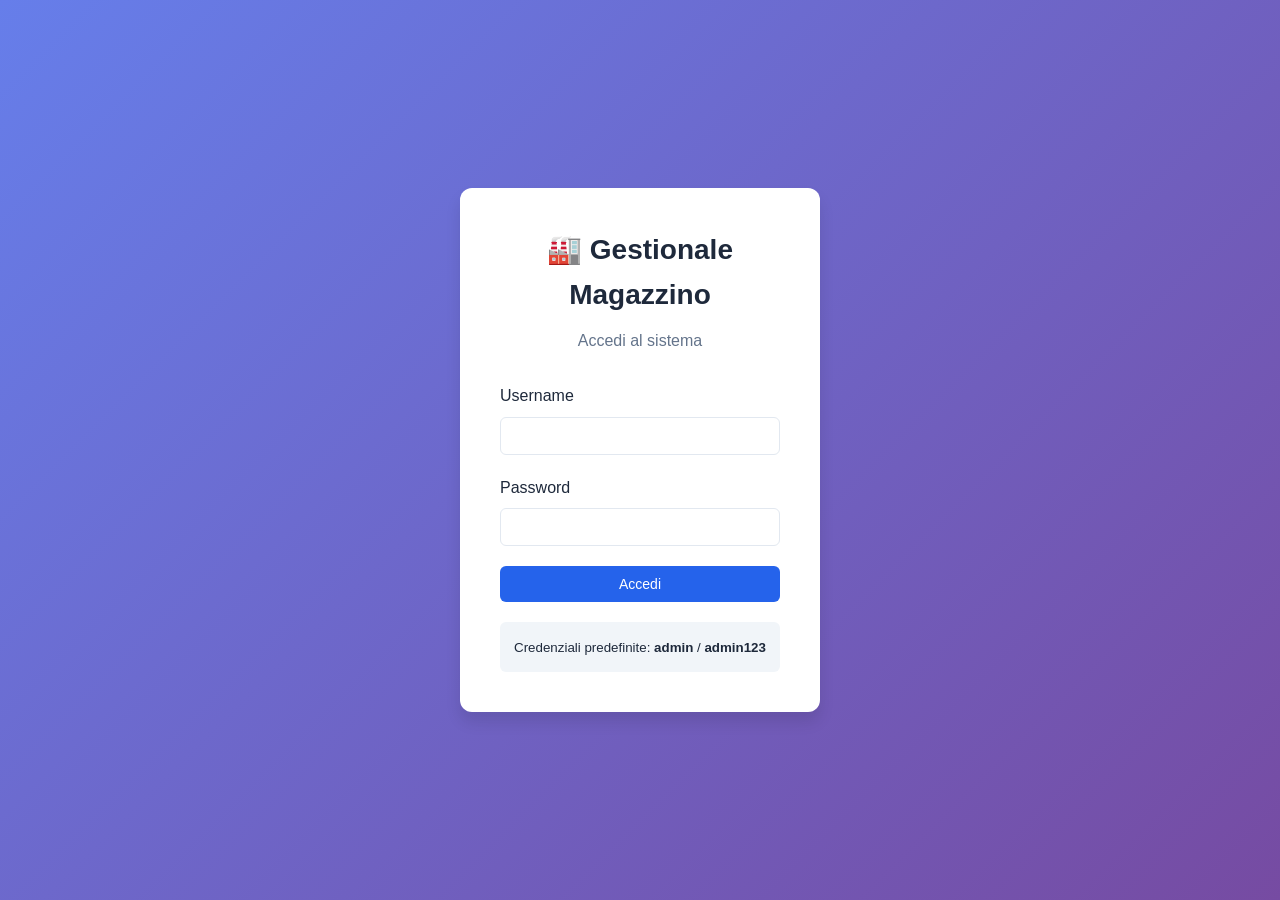
<file: index.html>
<!DOCTYPE html>
<html lang="it">
<head>
    <meta charset="UTF-8">
    <meta name="viewport" content="width=device-width, initial-scale=1.0">
    <title>Gestionale Magazzino - Login</title>
    <link rel="stylesheet" href="css/style.css">
</head>
<body class="login-page">
    <div class="login-container">
        <div class="login-box">
            <h1>🏭 Gestionale Magazzino</h1>
            <p class="subtitle">Accedi al sistema</p>
            
            <form id="loginForm">
                <div class="form-group">
                    <label for="username">Username</label>
                    <input type="text" id="username" name="username" required autocomplete="username">
                </div>
                
                <div class="form-group">
                    <label for="password">Password</label>
                    <input type="password" id="password" name="password" required autocomplete="current-password">
                </div>
                
                <div id="errorMessage" class="error-message" style="display: none;"></div>
                
                <button type="submit" class="btn btn-primary btn-block">Accedi</button>
            </form>
            
            <div class="login-info">
                <small>Credenziali predefinite: <strong>admin</strong> / <strong>admin123</strong></small>
            </div>
        </div>
    </div>
    
    <script src="js/auth.js"></script>
</body>
</html>
</file>
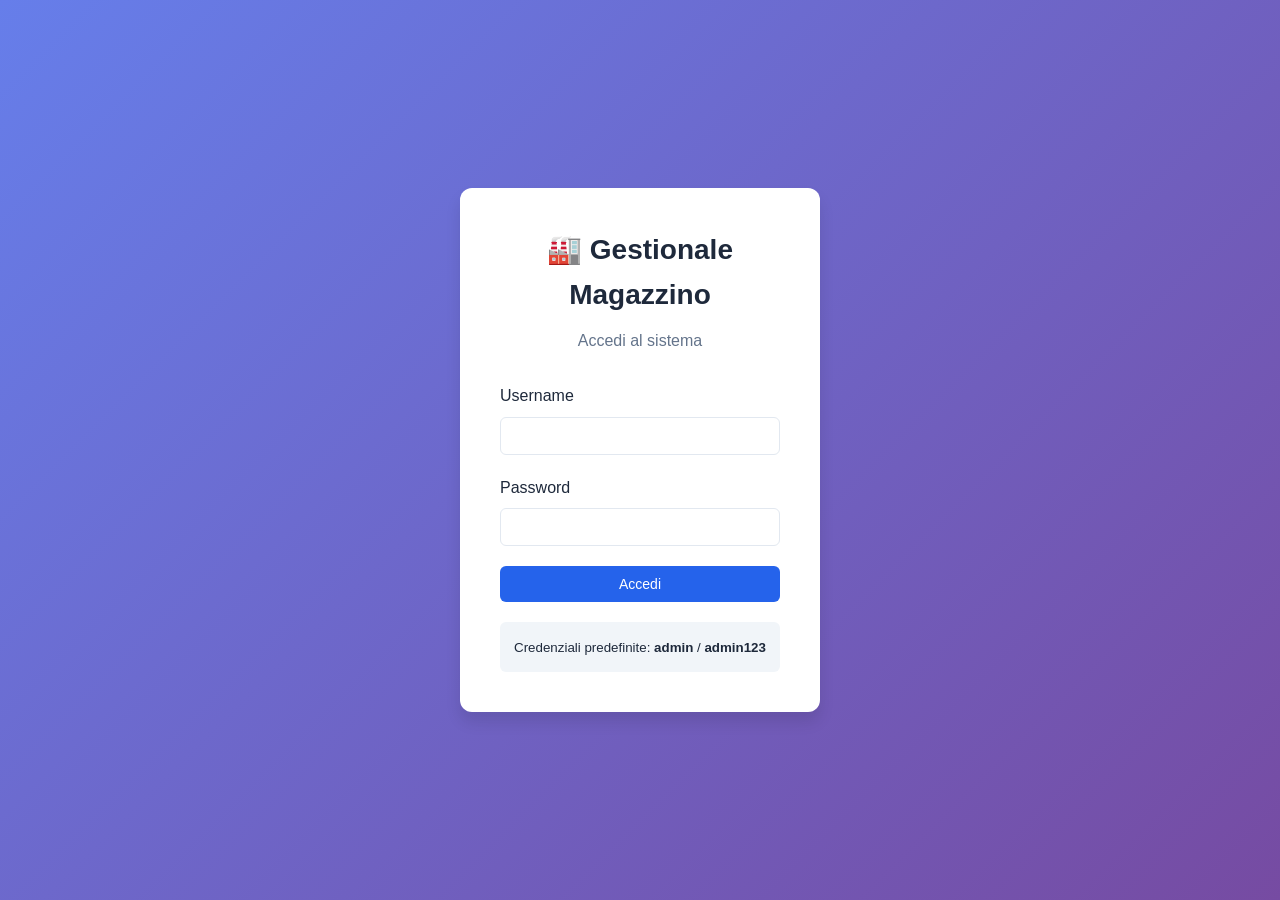
<file: api.html>
<!DOCTYPE html>
<html lang="it">
<head>
    <meta charset="UTF-8">
    <meta name="viewport" content="width=device-width, initial-scale=1.0">
    <title>API - Gestionale Magazzino</title>
    <link rel="stylesheet" href="css/style.css">
</head>
<body>
    <nav class="navbar">
        <div class="nav-brand">🏭 Gestionale Magazzino</div>
        <div class="nav-links">
            <a href="dashboard.html">Dashboard</a>
            <a href="materie-prime.html">Materie Prime</a>
            <a href="carico.html">Carico</a>
            <a href="scarico.html">Scarico</a>
            <a href="stock.html">Stock</a>
            <a href="api.html" class="active">API</a>
            <button id="logoutBtn" class="btn btn-sm btn-danger">Logout</button>
        </div>
    </nav>
    
    <div class="container">
        <h1>Documentazione API</h1>
        
        <div class="card" style="background: #fef3c7; border-left: 4px solid #f59e0b;">
            <h3 style="margin-bottom: 12px;">ℹ️ Informazioni Importanti</h3>
            <p style="margin-bottom: 8px;">Questa sezione documenta le API RESTful disponibili per l'integrazione con sistemi esterni.</p>
            <p style="margin-bottom: 8px;"><strong>Base URL:</strong> <code style="background: white; padding: 2px 8px; border-radius: 4px;">/tables/</code></p>
            <p style="margin-bottom: 0;"><strong>Formato:</strong> JSON</p>
        </div>
        
        <!-- Test API Section -->
        <div class="card">
            <h2>🧪 Test API</h2>
            <p style="margin-bottom: 20px;">Testa rapidamente le chiamate API dal browser:</p>
            
            <div style="display: grid; grid-template-columns: repeat(auto-fit, minmax(300px, 1fr)); gap: 16px;">
                <button class="btn btn-primary" onclick="testGetStock()">📊 GET Stock Disponibile</button>
                <button class="btn btn-primary" onclick="testGetMaterie()">📦 GET Materie Prime</button>
                <button class="btn btn-primary" onclick="testGetCarichi()">📈 GET Carichi</button>
                <button class="btn btn-primary" onclick="testGetScarichi()">📉 GET Scarichi</button>
            </div>
            
            <div id="testResult" style="margin-top: 20px; display: none;">
                <h3 style="margin-bottom: 12px;">Risultato:</h3>
                <pre id="testOutput" class="code-block" style="max-height: 400px; overflow-y: auto;"></pre>
            </div>
        </div>
        
        <!-- Stock API -->
        <div class="section">
            <h2>📊 API Stock</h2>
            
            <div class="api-endpoint">
                <h3><span class="api-method get">GET</span> Ottieni Stock Disponibile</h3>
                <div class="api-url">GET /tables/stock?page=1&limit=100</div>
                <p><strong>Descrizione:</strong> Restituisce l'elenco completo dello stock disponibile con quantità e prezzi medi.</p>
                <p><strong>Parametri Query:</strong></p>
                <ul>
                    <li><code>page</code> - Numero pagina (default: 1)</li>
                    <li><code>limit</code> - Elementi per pagina (default: 100)</li>
                    <li><code>search</code> - Cerca per codice materiale</li>
                </ul>
                <p><strong>Risposta:</strong></p>
                <pre class="code-block">{
  "data": [
    {
      "id": "uuid",
      "codice_materiale": "MP001",
      "quantita_disponibile": 50,
      "prezzo_medio": 12.50
    }
  ],
  "total": 10,
  "page": 1,
  "limit": 100
}</pre>
            </div>
            
            <div class="api-endpoint">
                <h3><span class="api-method get">GET</span> Ottieni Stock per Codice</h3>
                <div class="api-url">GET /tables/stock?search=MP001</div>
                <p><strong>Descrizione:</strong> Cerca lo stock di un materiale specifico per codice.</p>
                <p><strong>Uso:</strong> Per verificare disponibilità prima di uno scarico.</p>
            </div>
        </div>
        
        <!-- Scarichi API -->
        <div class="section">
            <h2>📤 API Scarichi</h2>
            
            <div class="api-endpoint">
                <h3><span class="api-method post">POST</span> Crea Nuovo Scarico</h3>
                <div class="api-url">POST /tables/scarichi_magazzino</div>
                <p><strong>Descrizione:</strong> Registra un nuovo scarico di materiale da magazzino.</p>
                <p><strong>Body (JSON):</strong></p>
                <pre class="code-block">{
  "numero_ordine": "ORD-2024-001",
  "codice_materiale": "MP001",
  "quantita": 10,
  "note": "Scarico per ordine cliente",
  "data_scarico": 1705234567890
}</pre>
                <p><strong>⚠️ IMPORTANTE:</strong> Prima di creare uno scarico:</p>
                <ol>
                    <li>Verifica lo stock disponibile con GET /tables/stock</li>
                    <li>Controlla che <code>quantita_disponibile >= quantita</code></li>
                    <li>Dopo lo scarico, aggiorna lo stock con PUT /tables/stock/{id}</li>
                </ol>
            </div>
            
            <div class="api-endpoint">
                <h3><span class="api-method get">GET</span> Ottieni Storico Scarichi</h3>
                <div class="api-url">GET /tables/scarichi_magazzino?page=1&limit=100</div>
                <p><strong>Descrizione:</strong> Restituisce lo storico di tutti gli scarichi.</p>
                <p><strong>Filtri disponibili:</strong></p>
                <ul>
                    <li><code>search</code> - Cerca per numero ordine o codice materiale</li>
                    <li><code>sort</code> - Ordina per campo (es. <code>-data_scarico</code> per più recenti)</li>
                </ul>
            </div>
        </div>
        
        <!-- Carichi API -->
        <div class="section">
            <h2>📥 API Carichi</h2>
            
            <div class="api-endpoint">
                <h3><span class="api-method post">POST</span> Crea Nuovo Carico</h3>
                <div class="api-url">POST /tables/carichi_magazzino</div>
                <p><strong>Descrizione:</strong> Registra un nuovo carico di materiale in magazzino.</p>
                <p><strong>Body (JSON):</strong></p>
                <pre class="code-block">{
  "codice_materiale": "MP001",
  "quantita": 100,
  "prezzo_totale": 1250.00,
  "iva_percentuale": 22,
  "prezzo_unitario": 12.50,
  "data_carico": 1705234567890
}</pre>
                <p><strong>⚠️ IMPORTANTE:</strong> Dopo un carico:</p>
                <ol>
                    <li>Calcola il prezzo medio ponderato</li>
                    <li>Aggiorna lo stock con la nuova quantità e prezzo medio</li>
                </ol>
            </div>
        </div>
        
        <!-- Materie Prime API -->
        <div class="section">
            <h2>📦 API Materie Prime</h2>
            
            <div class="api-endpoint">
                <h3><span class="api-method get">GET</span> Ottieni Materie Prime</h3>
                <div class="api-url">GET /tables/materie_prime</div>
                <p><strong>Descrizione:</strong> Restituisce l'elenco di tutte le materie prime catalogate.</p>
                <p><strong>Risposta:</strong></p>
                <pre class="code-block">{
  "data": [
    {
      "id": "uuid",
      "codice": "MP001",
      "colore": "Rosso",
      "dimensioni": "100x50x20cm",
      "foto_url": "https://..."
    }
  ]
}</pre>
            </div>
            
            <div class="api-endpoint">
                <h3><span class="api-method post">POST</span> Crea Nuova Materia Prima</h3>
                <div class="api-url">POST /tables/materie_prime</div>
                <p><strong>Body (JSON):</strong></p>
                <pre class="code-block">{
  "codice": "MP001",
  "colore": "Rosso",
  "dimensioni": "100x50x20cm",
  "foto_url": "https://esempio.com/foto.jpg"
}</pre>
            </div>
        </div>
        
        <!-- Esempio Integrazione -->
        <div class="section">
            <h2>💻 Esempio Integrazione JavaScript</h2>
            
            <div class="card">
                <h3>Scenario: Sistema esterno vuole scaricare materiali</h3>
                <pre class="code-block">// 1. Verifica stock disponibile
async function verificaStock(codice) {
  const response = await fetch(`/tables/stock?search=${codice}`);
  const data = await response.json();
  return data.data.find(s => s.codice_materiale === codice);
}

// 2. Scarica materiale se disponibile
async function scaricaMateriale(ordine, codice, quantita) {
  // Verifica stock
  const stock = await verificaStock(codice);
  
  if (!stock || stock.quantita_disponibile < quantita) {
    throw new Error('Stock insufficiente');
  }
  
  // Crea scarico
  const scarico = await fetch('/tables/scarichi_magazzino', {
    method: 'POST',
    headers: { 'Content-Type': 'application/json' },
    body: JSON.stringify({
      numero_ordine: ordine,
      codice_materiale: codice,
      quantita: quantita,
      data_scarico: Date.now()
    })
  });
  
  // Aggiorna stock
  const nuovaQuantita = stock.quantita_disponibile - quantita;
  await fetch(`/tables/stock/${stock.id}`, {
    method: 'PUT',
    headers: { 'Content-Type': 'application/json' },
    body: JSON.stringify({
      codice_materiale: stock.codice_materiale,
      quantita_disponibile: nuovaQuantita,
      prezzo_medio: stock.prezzo_medio
    })
  });
  
  return await scarico.json();
}

// 3. Utilizzo
try {
  const result = await scaricaMateriale('ORD-2024-001', 'MP001', 10);
  console.log('Scarico completato:', result);
} catch (error) {
  console.error('Errore:', error.message);
}</pre>
            </div>
        </div>
        
        <!-- Note Finali -->
        <div class="card" style="background: #e0f2fe; border-left: 4px solid #0284c7;">
            <h3 style="margin-bottom: 12px;">📋 Note per l'Integrazione</h3>
            <ul style="margin: 0; padding-left: 20px;">
                <li>Tutte le API restituiscono JSON</li>
                <li>Le date sono in formato timestamp (millisecondi)</li>
                <li>Gli ID sono UUID generati automaticamente</li>
                <li><strong>CORS:</strong> Le API sono accessibili dal browser (stessa origine)</li>
                <li><strong>Autenticazione:</strong> Non richiesta per le API interne (sistema trusted)</li>
                <li><strong>Gestione Stock:</strong> L'aggiornamento dello stock deve essere gestito dall'applicazione chiamante</li>
                <li><strong>Calcolo Prezzo Medio:</strong> Deve essere calcolato lato client usando la formula del prezzo medio ponderato</li>
            </ul>
        </div>
    </div>
    
    <script src="js/auth.js"></script>
    <script src="js/api.js"></script>
    <script src="js/api-docs.js"></script>
</body>
</html>
</file>
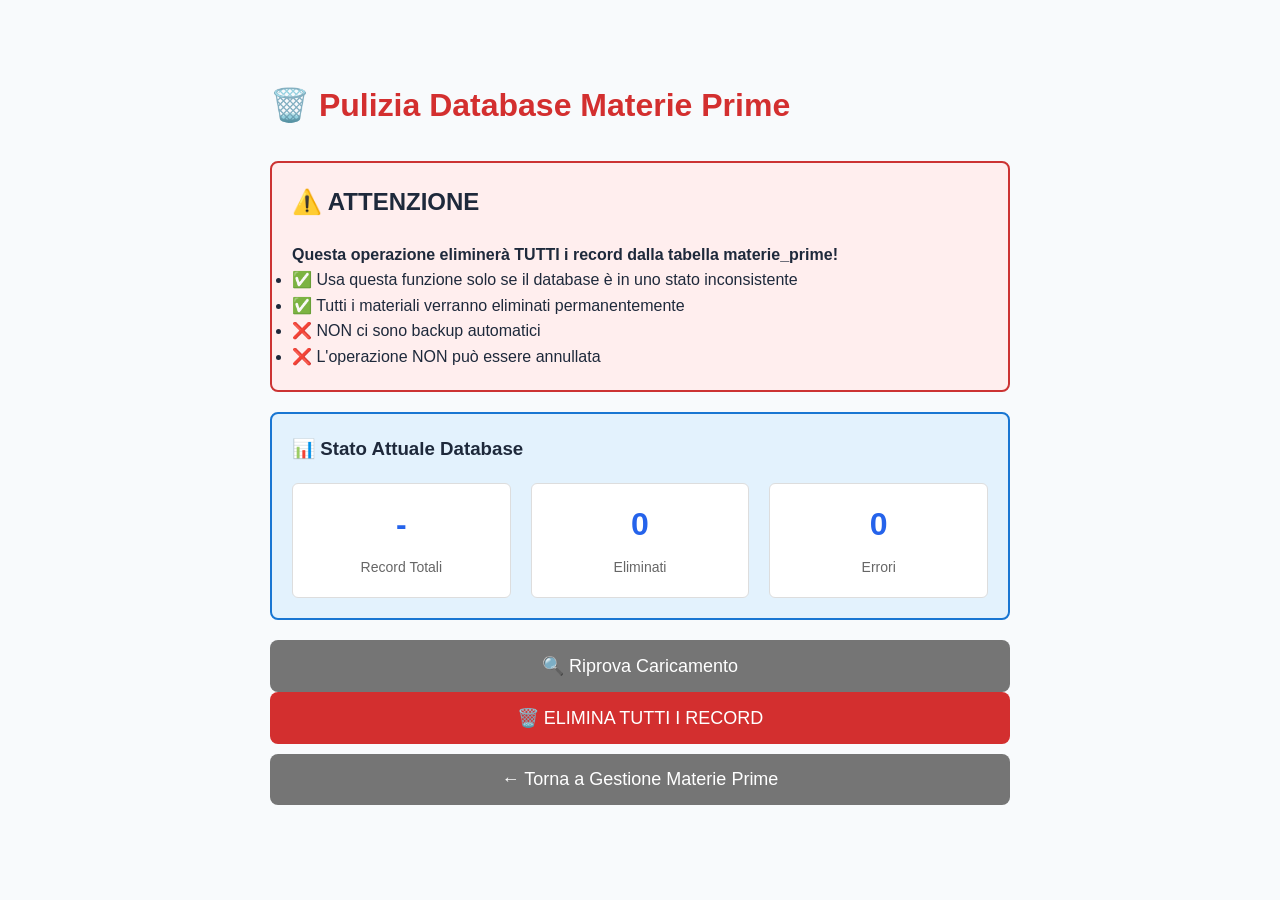
<file: cleanup-materie-prime.html>
<!DOCTYPE html>
<html lang="it">
<head>
    <meta charset="UTF-8">
    <meta name="viewport" content="width=device-width, initial-scale=1.0">
    <title>🗑️ Pulizia Database Materie Prime</title>
    <link rel="stylesheet" href="css/style.css">
    <style>
        .container {
            max-width: 800px;
            margin: 50px auto;
            padding: 30px;
        }
        .warning-box {
            background: #fee;
            border: 2px solid #c33;
            padding: 20px;
            border-radius: 8px;
            margin-bottom: 20px;
        }
        .info-box {
            background: #e3f2fd;
            border: 2px solid #1976d2;
            padding: 20px;
            border-radius: 8px;
            margin-bottom: 20px;
        }
        .result-box {
            background: #f5f5f5;
            border: 1px solid #ddd;
            padding: 15px;
            border-radius: 6px;
            margin-top: 20px;
            max-height: 400px;
            overflow-y: auto;
        }
        .btn-danger-big {
            background: #d32f2f;
            color: white;
            padding: 15px 30px;
            font-size: 18px;
            border: none;
            border-radius: 8px;
            cursor: pointer;
            width: 100%;
            margin-bottom: 10px;
        }
        .btn-danger-big:hover {
            background: #b71c1c;
        }
        .btn-secondary {
            background: #757575;
            color: white;
            padding: 15px 30px;
            font-size: 18px;
            border: none;
            border-radius: 8px;
            cursor: pointer;
            width: 100%;
        }
        .btn-secondary:hover {
            background: #616161;
        }
        .btn:disabled {
            opacity: 0.5;
            cursor: not-allowed;
        }
        .record-item {
            padding: 8px;
            border-bottom: 1px solid #ddd;
            font-family: monospace;
        }
        .record-item.deleted {
            color: #4caf50;
        }
        .record-item.error {
            color: #f44336;
        }
        .stats {
            display: flex;
            gap: 20px;
            margin-top: 20px;
        }
        .stat-box {
            flex: 1;
            background: white;
            padding: 15px;
            border-radius: 6px;
            text-align: center;
            border: 1px solid #ddd;
        }
        .stat-number {
            font-size: 32px;
            font-weight: bold;
            color: var(--primary-color);
        }
        .stat-label {
            font-size: 14px;
            color: #666;
            margin-top: 5px;
        }
    </style>
</head>
<body>
    <div class="container">
        <h1 style="color: #d32f2f;">🗑️ Pulizia Database Materie Prime</h1>
        
        <div class="warning-box">
            <h2 style="margin-top: 0;">⚠️ ATTENZIONE</h2>
            <p><strong>Questa operazione eliminerà TUTTI i record dalla tabella materie_prime!</strong></p>
            <ul>
                <li>✅ Usa questa funzione solo se il database è in uno stato inconsistente</li>
                <li>✅ Tutti i materiali verranno eliminati permanentemente</li>
                <li>❌ NON ci sono backup automatici</li>
                <li>❌ L'operazione NON può essere annullata</li>
            </ul>
        </div>

        <div class="info-box">
            <h3 style="margin-top: 0;">📊 Stato Attuale Database</h3>
            <div class="stats">
                <div class="stat-box">
                    <div class="stat-number" id="totalRecords">-</div>
                    <div class="stat-label">Record Totali</div>
                </div>
                <div class="stat-box">
                    <div class="stat-number" id="deletedCount">0</div>
                    <div class="stat-label">Eliminati</div>
                </div>
                <div class="stat-box">
                    <div class="stat-number" id="errorCount">0</div>
                    <div class="stat-label">Errori</div>
                </div>
            </div>
        </div>

        <button id="loadBtn" class="btn-secondary" onclick="loadRecords()">
            🔍 Carica Lista Record
        </button>

        <button id="deleteBtn" class="btn-danger-big" onclick="deleteAllRecords()" disabled>
            🗑️ ELIMINA TUTTI I RECORD
        </button>

        <button class="btn-secondary" onclick="window.location.href='materie-prime.html'">
            ← Torna a Gestione Materie Prime
        </button>

        <div id="result" class="result-box" style="display: none;">
            <h3>📋 Log Operazioni:</h3>
            <div id="logContent"></div>
        </div>
    </div>

    <script src="js/api.js"></script>
    <script>
        let allRecords = [];

        async function loadRecords() {
            const loadBtn = document.getElementById('loadBtn');
            const deleteBtn = document.getElementById('deleteBtn');
            const resultBox = document.getElementById('result');
            const logContent = document.getElementById('logContent');
            
            loadBtn.disabled = true;
            loadBtn.textContent = '⏳ Caricamento...';
            
            try {
                const response = await API.getMateriePrime(1, 1000);
                allRecords = response.data || [];
                
                document.getElementById('totalRecords').textContent = allRecords.length;
                
                resultBox.style.display = 'block';
                logContent.innerHTML = '<p>✅ Caricamento completato!</p>';
                
                if (allRecords.length === 0) {
                    logContent.innerHTML += '<p style="color: #4caf50;">✅ Il database è già vuoto! Nessun record da eliminare.</p>';
                    loadBtn.textContent = '✅ Database Vuoto';
                } else {
                    logContent.innerHTML += '<p><strong>Record trovati:</strong></p>';
                    allRecords.forEach(record => {
                        logContent.innerHTML += `<div class="record-item">ID: ${record.id} | Codice: ${record.codice} | ${record.part_number} | ${record.colore}</div>`;
                    });
                    
                    deleteBtn.disabled = false;
                    loadBtn.textContent = `✅ ${allRecords.length} Record Caricati`;
                }
                
            } catch (error) {
                console.error('Errore caricamento:', error);
                logContent.innerHTML = `<p style="color: #f44336;">❌ Errore durante il caricamento: ${error.message}</p>`;
                loadBtn.disabled = false;
                loadBtn.textContent = '🔍 Riprova Caricamento';
            }
        }

        async function deleteAllRecords() {
            if (allRecords.length === 0) {
                alert('Nessun record da eliminare!');
                return;
            }

            const confirmed = confirm(
                `⚠️ CONFERMA ELIMINAZIONE\n\n` +
                `Stai per eliminare ${allRecords.length} record dalla tabella materie_prime.\n\n` +
                `Questa operazione è IRREVERSIBILE!\n\n` +
                `Sei ASSOLUTAMENTE SICURO?`
            );

            if (!confirmed) {
                return;
            }

            const doubleConfirm = confirm(
                `⚠️ ULTIMA CONFERMA\n\n` +
                `Confermi di voler eliminare TUTTI i ${allRecords.length} materiali?\n\n` +
                `Clicca OK per procedere o Annulla per fermare.`
            );

            if (!doubleConfirm) {
                return;
            }

            const deleteBtn = document.getElementById('deleteBtn');
            const logContent = document.getElementById('logContent');
            
            deleteBtn.disabled = true;
            deleteBtn.textContent = '⏳ Eliminazione in corso...';
            
            logContent.innerHTML = '<p>🗑️ Inizio eliminazione...</p>';
            
            let deleted = 0;
            let errors = 0;

            for (const record of allRecords) {
                try {
                    await API.deleteMateriaPrima(record.id);
                    deleted++;
                    document.getElementById('deletedCount').textContent = deleted;
                    logContent.innerHTML += `<div class="record-item deleted">✅ Eliminato: ${record.codice} (${record.colore})</div>`;
                    
                    // Auto-scroll al fondo
                    logContent.scrollTop = logContent.scrollHeight;
                    
                } catch (error) {
                    errors++;
                    document.getElementById('errorCount').textContent = errors;
                    logContent.innerHTML += `<div class="record-item error">❌ Errore: ${record.codice} - ${error.message}</div>`;
                }
            }

            logContent.innerHTML += `<br><p style="font-size: 18px; font-weight: bold; color: #4caf50;">` +
                `✅ OPERAZIONE COMPLETATA!</p>` +
                `<p>Eliminati: ${deleted} | Errori: ${errors}</p>`;

            deleteBtn.textContent = '✅ Eliminazione Completata';
            
            alert(
                `✅ Eliminazione completata!\n\n` +
                `Eliminati: ${deleted}\n` +
                `Errori: ${errors}\n\n` +
                `Il database è ora vuoto.`
            );

            // Ricarica per verificare
            setTimeout(() => {
                loadRecords();
            }, 2000);
        }

        // Carica automaticamente all'apertura
        window.addEventListener('load', loadRecords);
    </script>
</body>
</html>
</file>
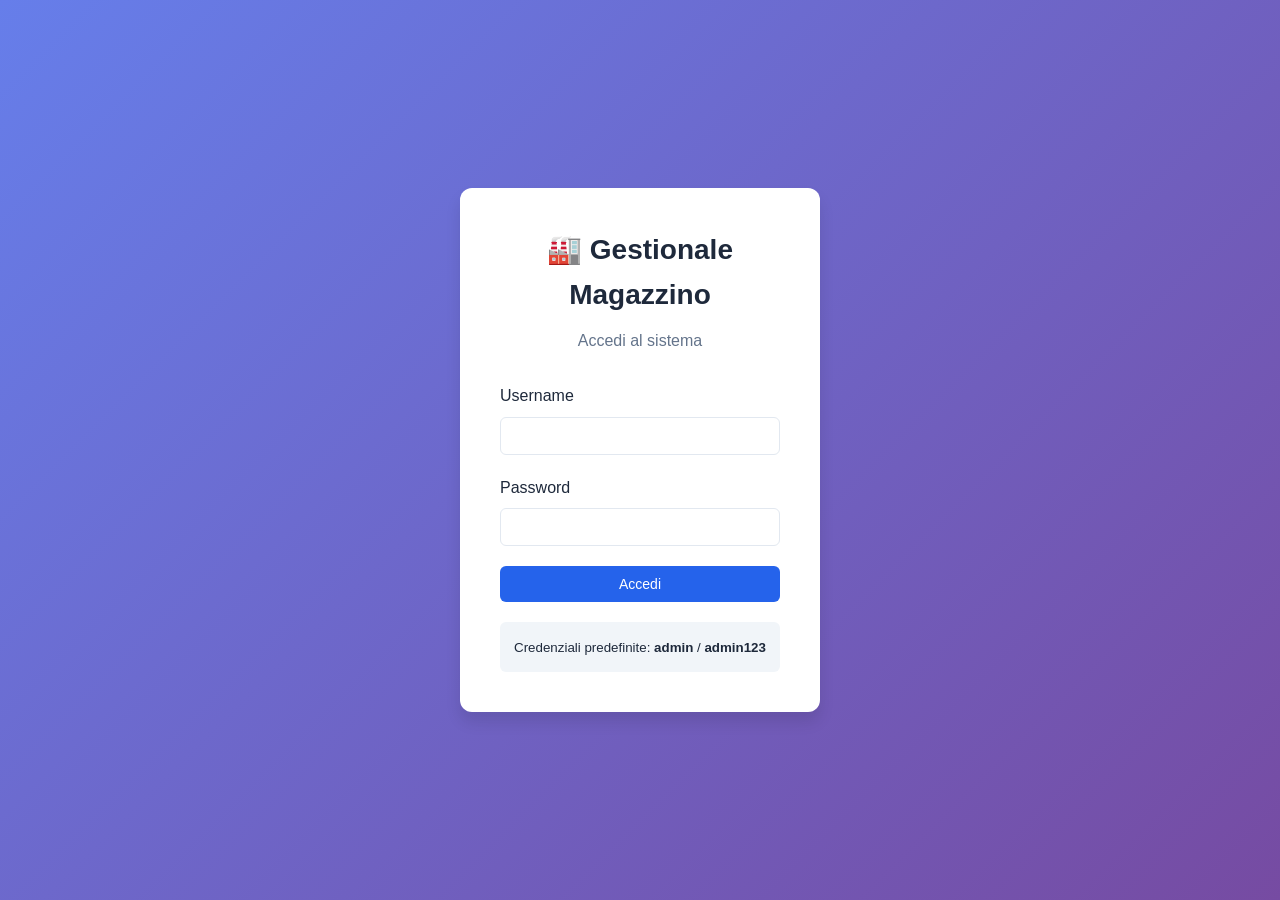
<file: scarico.html>
<!DOCTYPE html>
<html lang="it">
<head>
    <meta charset="UTF-8">
    <meta name="viewport" content="width=device-width, initial-scale=1.0">
    <title>Scarico Magazzino - Gestionale Magazzino</title>
    <link rel="stylesheet" href="css/style.css">
</head>
<body>
    <nav class="navbar">
        <div class="nav-brand">🏭 Gestionale Magazzino</div>
        <div class="nav-links">
            <a href="dashboard.html">Dashboard</a>
            <a href="materie-prime.html">Materie Prime</a>
            <a href="carico.html">Carico</a>
            <a href="scarico.html" class="active">Scarico</a>
            <a href="stock.html">Stock</a>
            <a href="api.html">API</a>
            <button id="logoutBtn" class="btn btn-sm btn-danger">Logout</button>
        </div>
    </nav>
    
    <div class="container">
        <h1>Scarico Magazzino</h1>
        
        <div style="display: grid; grid-template-columns: 1fr 2fr; gap: 24px;">
            <!-- Form Nuovo Scarico -->
            <div class="card">
                <h2>Nuovo Scarico</h2>
                
                <div id="message" style="display: none;"></div>
                
                <form id="scaricoForm">
                    <div class="form-group">
                        <label for="numeroOrdine">Numero Ordine *</label>
                        <input type="text" id="numeroOrdine" required placeholder="es. ORD-2024-001">
                    </div>
                    
                    <div class="form-group">
                        <label for="codiceMateriale">Codice Materiale *</label>
                        <select id="codiceMateriale" required>
                            <option value="">Seleziona...</option>
                        </select>
                    </div>
                    
                    <div id="stockInfo" style="display: none; padding: 12px; background: #f1f5f9; border-radius: 6px; margin-bottom: 16px;">
                        <div style="display: flex; gap: 12px; align-items: center;">
                            <img id="stockInfoFoto" class="image-preview" alt="Foto materiale" style="display: none;">
                            <div style="flex: 1;">
                                <div><strong>Colore:</strong> <span id="stockInfoColore"></span></div>
                                <div><strong>Part Number:</strong> <span id="stockInfoPartNumber"></span></div>
                                <div style="margin-top: 8px; padding-top: 8px; border-top: 1px solid var(--border-color);">
                                    <strong>Disponibili:</strong> 
                                    <span id="stockInfoQty" style="font-size: 18px; color: var(--primary-color);">0</span> pz
                                </div>
                            </div>
                        </div>
                    </div>
                    
                    <div class="form-group">
                        <label for="quantita">Quantità da Scaricare *</label>
                        <input type="number" id="quantita" required min="1" step="1" placeholder="es. 10">
                        <small id="qtyWarning" style="color: var(--danger-color); display: none;">Attenzione: quantità superiore allo stock!</small>
                    </div>
                    
                    <div class="form-group">
                        <label for="note">Note</label>
                        <textarea id="note" rows="3" placeholder="Note aggiuntive..."></textarea>
                    </div>
                    
                    <button type="submit" class="btn btn-danger btn-block">📤 Scarica da Magazzino</button>
                </form>
                
                <div style="margin-top: 24px; padding-top: 24px; border-top: 1px solid var(--border-color);">
                    <h3 style="margin-bottom: 16px; font-size: 16px;">Scarico Multiplo</h3>
                    <button id="scaricoMultiploBtn" class="btn btn-secondary btn-block">📋 Distinta Multipla</button>
                </div>
            </div>
            
            <!-- Storico Scarichi -->
            <div>
                <div style="display: flex; justify-content: space-between; align-items: center; margin-bottom: 16px;">
                    <h2>Storico Scarichi</h2>
                    <button id="exportBtn" class="btn btn-secondary">📥 Esporta CSV</button>
                </div>
                
                <div class="filters">
                    <div class="filters-row">
                        <div class="form-group">
                            <label for="filterOrdine">Filtra per Ordine</label>
                            <input type="text" id="filterOrdine" placeholder="es. ORD-2024-001">
                        </div>
                        <div class="form-group">
                            <label for="filterCodice">Filtra per Codice</label>
                            <select id="filterCodice">
                                <option value="">Tutti</option>
                            </select>
                        </div>
                        <div class="form-group">
                            <label for="filterData">Filtra per Data</label>
                            <input type="date" id="filterData">
                        </div>
                        <div class="form-group">
                            <button id="filterBtn" class="btn btn-primary">🔍 Filtra</button>
                            <button id="resetBtn" class="btn btn-secondary">🔄 Reset</button>
                        </div>
                    </div>
                </div>
                
                <div id="scarichiTable" class="table-container">
                    <p class="empty-state">Caricamento...</p>
                </div>
            </div>
        </div>
    </div>
    
    <!-- Modal Scarico Multiplo -->
    <div id="scaricoMultiploModal" class="modal">
        <div class="modal-content" style="max-width: 800px;">
            <div class="modal-header">
                <h2>Scarico Multiplo - Distinta Parti</h2>
                <button class="modal-close" onclick="closeMultiploModal()">&times;</button>
            </div>
            
            <form id="scaricoMultiploForm">
                <div class="form-group">
                    <label for="numeroOrdineMultiplo">Numero Ordine *</label>
                    <input type="text" id="numeroOrdineMultiplo" required placeholder="es. ORD-2024-001">
                </div>
                
                <h3 style="margin: 24px 0 16px;">Distinta Parti</h3>
                
                <div id="distinteContainer">
                    <div class="distinta-row" style="display: grid; grid-template-columns: 2fr 1fr auto; gap: 12px; margin-bottom: 12px;">
                        <div class="form-group" style="margin: 0;">
                            <select class="materiale-select" required>
                                <option value="">Seleziona materiale...</option>
                            </select>
                        </div>
                        <div class="form-group" style="margin: 0;">
                            <input type="number" class="quantita-input" required min="1" placeholder="Quantità">
                        </div>
                        <button type="button" class="btn btn-sm btn-danger" onclick="removeDistintaRow(this)" style="visibility: hidden;">🗑️</button>
                    </div>
                </div>
                
                <button type="button" id="addDistintaBtn" class="btn btn-secondary" style="margin-top: 12px;">➕ Aggiungi Materiale</button>
                
                <div id="multiploMessage" style="display: none; margin-top: 16px;"></div>
                
                <div class="modal-footer">
                    <button type="button" class="btn btn-secondary" onclick="closeMultiploModal()">Annulla</button>
                    <button type="submit" class="btn btn-danger">📤 Scarica Tutti</button>
                </div>
            </form>
        </div>
    </div>
    
    <script src="js/auth.js"></script>
    <script src="js/api.js"></script>
    <script src="js/scarico.js"></script>
</body>
</html>
</file>
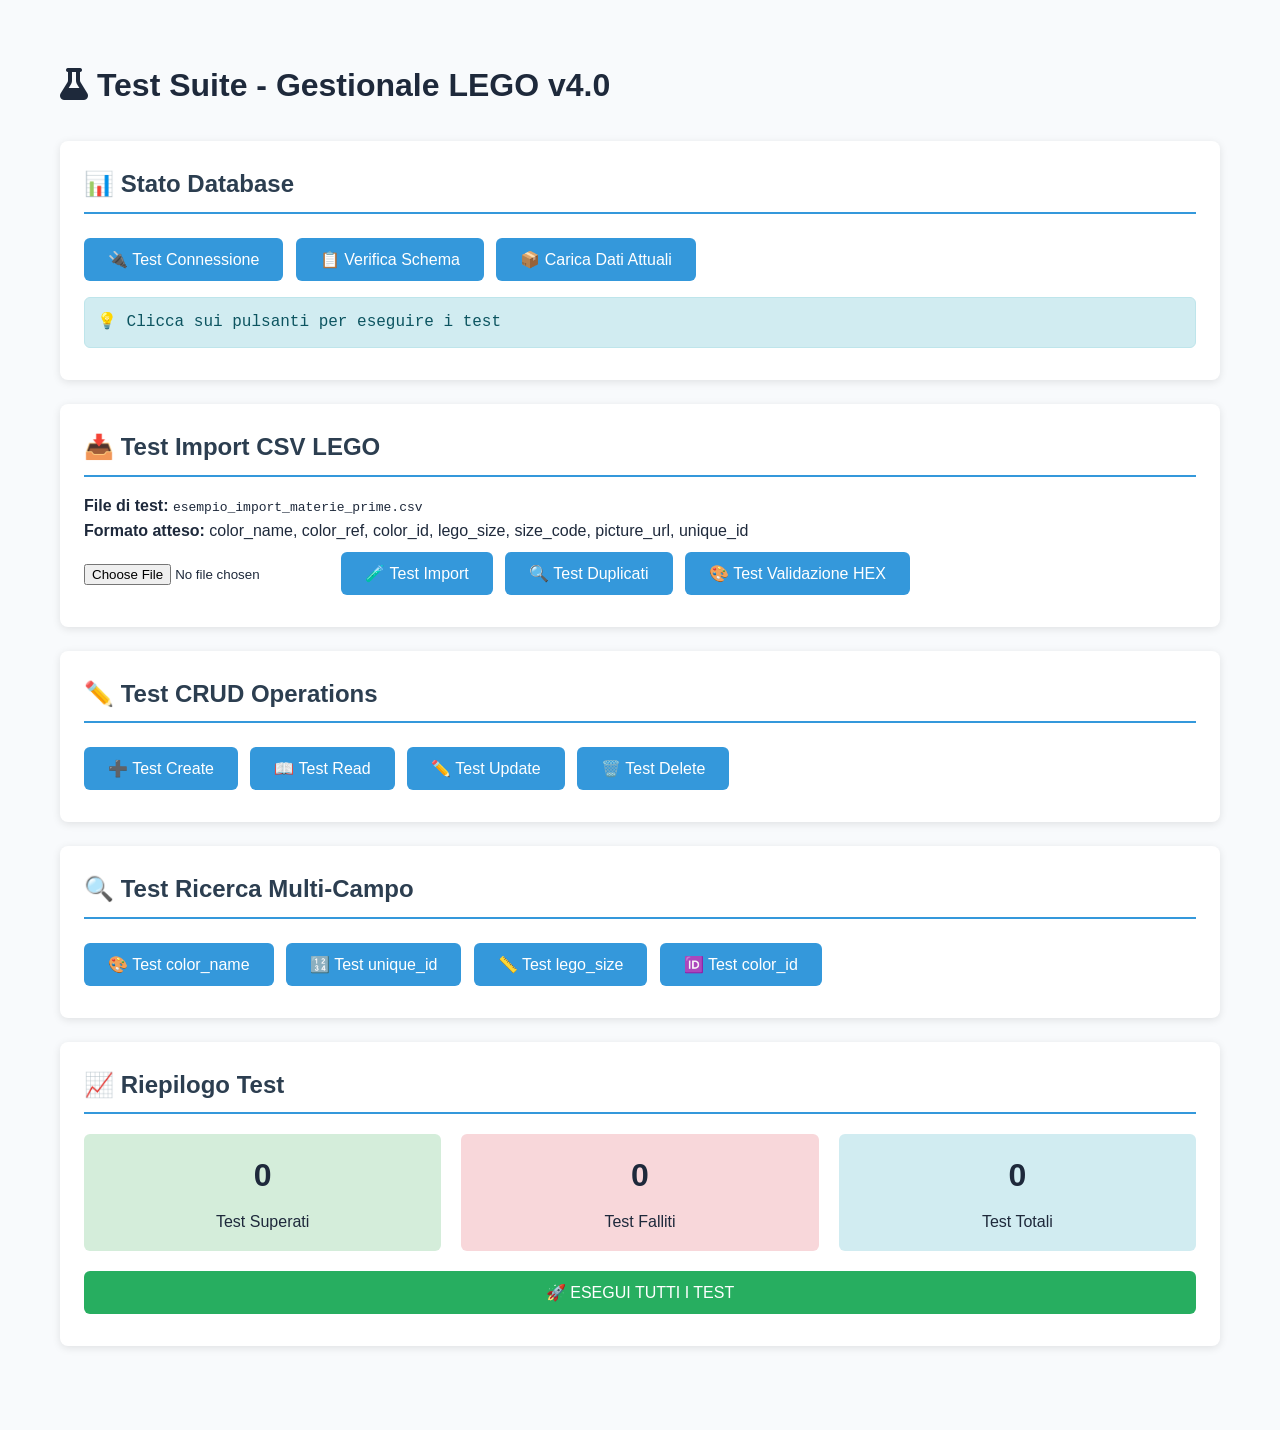
<file: test-gestionale-lego.html>
<!DOCTYPE html>
<html lang="it">
<head>
    <meta charset="UTF-8">
    <meta name="viewport" content="width=device-width, initial-scale=1.0">
    <title>Test Gestionale LEGO - Materie Prime</title>
    <link rel="stylesheet" href="css/style.css">
    <link rel="stylesheet" href="https://cdnjs.cloudflare.com/ajax/libs/font-awesome/6.4.0/css/all.min.css">
    <style>
        .test-container {
            max-width: 1200px;
            margin: 40px auto;
            padding: 20px;
        }
        .test-section {
            background: white;
            border-radius: 8px;
            padding: 24px;
            margin-bottom: 24px;
            box-shadow: 0 2px 8px rgba(0,0,0,0.1);
        }
        .test-section h2 {
            color: #2c3e50;
            margin-bottom: 16px;
            border-bottom: 2px solid #3498db;
            padding-bottom: 8px;
        }
        .test-result {
            padding: 12px;
            border-radius: 6px;
            margin: 8px 0;
            font-family: 'Courier New', monospace;
        }
        .test-result.success {
            background: #d4edda;
            border: 1px solid #c3e6cb;
            color: #155724;
        }
        .test-result.error {
            background: #f8d7da;
            border: 1px solid #f5c6cb;
            color: #721c24;
        }
        .test-result.info {
            background: #d1ecf1;
            border: 1px solid #bee5eb;
            color: #0c5460;
        }
        .btn-test {
            background: #3498db;
            color: white;
            padding: 12px 24px;
            border: none;
            border-radius: 6px;
            cursor: pointer;
            font-size: 16px;
            margin: 8px 8px 8px 0;
        }
        .btn-test:hover {
            background: #2980b9;
        }
        .test-stats {
            display: flex;
            gap: 20px;
            margin-top: 20px;
        }
        .stat-box {
            flex: 1;
            padding: 16px;
            border-radius: 6px;
            text-align: center;
        }
        .stat-box.pass {
            background: #d4edda;
        }
        .stat-box.fail {
            background: #f8d7da;
        }
        .stat-box.total {
            background: #d1ecf1;
        }
        .stat-number {
            font-size: 32px;
            font-weight: bold;
            margin-bottom: 8px;
        }
        .color-preview {
            display: inline-block;
            width: 24px;
            height: 24px;
            border: 1px solid #ddd;
            border-radius: 4px;
            vertical-align: middle;
            margin-right: 8px;
        }
    </style>
</head>
<body>
    <div class="test-container">
        <h1><i class="fas fa-flask"></i> Test Suite - Gestionale LEGO v4.0</h1>
        
        <!-- Database Status -->
        <div class="test-section">
            <h2>📊 Stato Database</h2>
            <button class="btn-test" onclick="testDatabaseConnection()">🔌 Test Connessione</button>
            <button class="btn-test" onclick="testDatabaseSchema()">📋 Verifica Schema</button>
            <button class="btn-test" onclick="loadCurrentData()">📦 Carica Dati Attuali</button>
            <div id="dbResults"></div>
        </div>

        <!-- CSV Import Test -->
        <div class="test-section">
            <h2>📥 Test Import CSV LEGO</h2>
            <p><strong>File di test:</strong> <code>esempio_import_materie_prime.csv</code></p>
            <p><strong>Formato atteso:</strong> color_name, color_ref, color_id, lego_size, size_code, picture_url, unique_id</p>
            <input type="file" id="testCsvFile" accept=".csv,.xlsx,.xls">
            <button class="btn-test" onclick="testCsvImport()">🧪 Test Import</button>
            <button class="btn-test" onclick="testDuplicateDetection()">🔍 Test Duplicati</button>
            <button class="btn-test" onclick="testHexValidation()">🎨 Test Validazione HEX</button>
            <div id="importResults"></div>
        </div>

        <!-- CRUD Test -->
        <div class="test-section">
            <h2>✏️ Test CRUD Operations</h2>
            <button class="btn-test" onclick="testCreate()">➕ Test Create</button>
            <button class="btn-test" onclick="testRead()">📖 Test Read</button>
            <button class="btn-test" onclick="testUpdate()">✏️ Test Update</button>
            <button class="btn-test" onclick="testDelete()">🗑️ Test Delete</button>
            <div id="crudResults"></div>
        </div>

        <!-- Search Test -->
        <div class="test-section">
            <h2>🔍 Test Ricerca Multi-Campo</h2>
            <button class="btn-test" onclick="testSearchColorName()">🎨 Test color_name</button>
            <button class="btn-test" onclick="testSearchUniqueId()">🔢 Test unique_id</button>
            <button class="btn-test" onclick="testSearchLegoSize()">📏 Test lego_size</button>
            <button class="btn-test" onclick="testSearchColorId()">🆔 Test color_id</button>
            <div id="searchResults"></div>
        </div>

        <!-- Results Summary -->
        <div class="test-section">
            <h2>📈 Riepilogo Test</h2>
            <div class="test-stats">
                <div class="stat-box pass">
                    <div class="stat-number" id="passCount">0</div>
                    <div>Test Superati</div>
                </div>
                <div class="stat-box fail">
                    <div class="stat-number" id="failCount">0</div>
                    <div>Test Falliti</div>
                </div>
                <div class="stat-box total">
                    <div class="stat-number" id="totalCount">0</div>
                    <div>Test Totali</div>
                </div>
            </div>
            <button class="btn-test" onclick="runAllTests()" style="width: 100%; margin-top: 20px; background: #27ae60;">
                🚀 ESEGUI TUTTI I TEST
            </button>
        </div>
    </div>

    <script src="js/api.js"></script>
    <script>
        let testsPassed = 0;
        let testsFailed = 0;
        let testsTotal = 0;

        function updateStats() {
            document.getElementById('passCount').textContent = testsPassed;
            document.getElementById('failCount').textContent = testsFailed;
            document.getElementById('totalCount').textContent = testsTotal;
        }

        function logResult(container, message, type = 'info') {
            const div = document.createElement('div');
            div.className = `test-result ${type}`;
            div.innerHTML = message;
            document.getElementById(container).appendChild(div);
            
            if (type === 'success') testsPassed++;
            if (type === 'error') testsFailed++;
            if (type !== 'info') testsTotal++;
            updateStats();
        }

        function clearResults(container) {
            document.getElementById(container).innerHTML = '';
        }

        // Test 1: Database Connection
        async function testDatabaseConnection() {
            clearResults('dbResults');
            try {
                const response = await API.getMateriePrime(1, 1);
                logResult('dbResults', '✅ Connessione al database OK', 'success');
                logResult('dbResults', `📊 Totale record: ${response.total}`, 'info');
            } catch (error) {
                logResult('dbResults', `❌ Errore connessione: ${error.message}`, 'error');
            }
        }

        // Test 2: Database Schema
        async function testDatabaseSchema() {
            clearResults('dbResults');
            try {
                const response = await API.getMateriePrime(1, 1);
                if (response.data.length > 0) {
                    const record = response.data[0];
                    const expectedFields = ['color_name', 'color_ref', 'color_id', 'lego_size', 'size_code', 'picture_url', 'unique_id'];
                    const hasAllFields = expectedFields.every(field => field in record);
                    
                    if (hasAllFields) {
                        logResult('dbResults', '✅ Schema database corretto (7 campi LEGO)', 'success');
                        logResult('dbResults', `📋 Campi: ${expectedFields.join(', ')}`, 'info');
                    } else {
                        const missingFields = expectedFields.filter(field => !(field in record));
                        logResult('dbResults', `❌ Schema incompleto. Campi mancanti: ${missingFields.join(', ')}`, 'error');
                    }
                } else {
                    logResult('dbResults', '⚠️ Nessun record per verificare lo schema. Prova ad importare il CSV di esempio.', 'info');
                }
            } catch (error) {
                logResult('dbResults', `❌ Errore verifica schema: ${error.message}`, 'error');
            }
        }

        // Test 3: Load Current Data
        async function loadCurrentData() {
            clearResults('dbResults');
            try {
                const response = await API.getMateriePrime(1, 100);
                logResult('dbResults', `📦 Caricati ${response.data.length} record`, 'info');
                
                if (response.data.length > 0) {
                    let html = '<table style="width:100%; margin-top:10px; border-collapse: collapse;">';
                    html += '<tr style="background:#f8f9fa;"><th>Unique ID</th><th>Color</th><th>Size</th><th>HEX</th></tr>';
                    response.data.forEach(m => {
                        html += `<tr style="border-bottom:1px solid #ddd;">
                            <td>${m.unique_id || '-'}</td>
                            <td><span class="color-preview" style="background:${m.color_ref || '#ccc'}"></span>${m.color_name || '-'}</td>
                            <td>${m.lego_size || '-'} (${m.size_code || '-'})</td>
                            <td>${m.color_ref || '-'}</td>
                        </tr>`;
                    });
                    html += '</table>';
                    logResult('dbResults', html, 'info');
                }
            } catch (error) {
                logResult('dbResults', `❌ Errore caricamento dati: ${error.message}`, 'error');
            }
        }

        // Test 4: HEX Validation
        function testHexValidation() {
            clearResults('importResults');
            
            const testCases = [
                { value: '#FF5733', expected: true, label: 'HEX valido (#FF5733)' },
                { value: '#F6D7B3', expected: true, label: 'HEX valido (#F6D7B3)' },
                { value: 'FF5733', expected: false, label: 'HEX senza # (FF5733)' },
                { value: '#FFF', expected: true, label: 'HEX corto (#FFF)' },
                { value: '#GGGGGG', expected: false, label: 'HEX invalido (#GGGGGG)' },
                { value: 'rosso', expected: false, label: 'Testo (rosso)' }
            ];

            const hexRegex = /^#([A-Fa-f0-9]{6}|[A-Fa-f0-9]{3})$/;
            
            testCases.forEach(test => {
                const result = hexRegex.test(test.value);
                const passed = result === test.expected;
                logResult('importResults', 
                    `${passed ? '✅' : '❌'} ${test.label}: ${result ? 'valido' : 'invalido'}`,
                    passed ? 'success' : 'error'
                );
            });
        }

        // Test 5: Create Record
        async function testCreate() {
            clearResults('crudResults');
            try {
                const testData = {
                    color_name: 'Test Red',
                    color_ref: '#FF0000',
                    color_id: '999',
                    lego_size: 'Test Brick 2*2',
                    size_code: 'TEST001',
                    picture_url: 'https://via.placeholder.com/150/FF0000',
                    unique_id: 'TEST001999'
                };

                const created = await API.createMateriaPrima(testData);
                logResult('crudResults', `✅ Record creato con ID: ${created.id}`, 'success');
                logResult('crudResults', `📋 Unique ID: ${created.unique_id}`, 'info');
                
                // Salva l'ID per i test successivi
                window.testRecordId = created.id;
            } catch (error) {
                logResult('crudResults', `❌ Errore creazione: ${error.message}`, 'error');
            }
        }

        // Test 6: Read Record
        async function testRead() {
            clearResults('crudResults');
            if (!window.testRecordId) {
                logResult('crudResults', '⚠️ Esegui prima il test Create', 'info');
                return;
            }

            try {
                const record = await API.getMateriaPrima(window.testRecordId);
                logResult('crudResults', `✅ Record letto correttamente`, 'success');
                logResult('crudResults', `📋 Color: ${record.color_name} (${record.color_ref})`, 'info');
                logResult('crudResults', `📋 Size: ${record.lego_size} (${record.size_code})`, 'info');
            } catch (error) {
                logResult('crudResults', `❌ Errore lettura: ${error.message}`, 'error');
            }
        }

        // Test 7: Update Record
        async function testUpdate() {
            clearResults('crudResults');
            if (!window.testRecordId) {
                logResult('crudResults', '⚠️ Esegui prima il test Create', 'info');
                return;
            }

            try {
                const updated = await API.updateMateriaPrima(window.testRecordId, {
                    color_name: 'Test Red UPDATED',
                    color_ref: '#CC0000'
                });
                logResult('crudResults', `✅ Record aggiornato`, 'success');
                logResult('crudResults', `📋 Nuovo nome: ${updated.color_name}`, 'info');
            } catch (error) {
                logResult('crudResults', `❌ Errore update: ${error.message}`, 'error');
            }
        }

        // Test 8: Delete Record
        async function testDelete() {
            clearResults('crudResults');
            if (!window.testRecordId) {
                logResult('crudResults', '⚠️ Esegui prima il test Create', 'info');
                return;
            }

            try {
                await API.deleteMateriaPrima(window.testRecordId);
                logResult('crudResults', `✅ Record eliminato`, 'success');
                window.testRecordId = null;
            } catch (error) {
                logResult('crudResults', `❌ Errore delete: ${error.message}`, 'error');
            }
        }

        // Test 9-12: Search Tests
        async function testSearchColorName() {
            await testSearch('color_name', 'White', 'searchResults');
        }

        async function testSearchUniqueId() {
            await testSearch('unique_id', '300578', 'searchResults');
        }

        async function testSearchLegoSize() {
            await testSearch('lego_size', 'Brick', 'searchResults');
        }

        async function testSearchColorId() {
            await testSearch('color_id', '78', 'searchResults');
        }

        async function testSearch(field, term, container) {
            clearResults(container);
            try {
                const response = await API.getMateriePrime(1, 100);
                const results = response.data.filter(m => {
                    const value = String(m[field] || '').toLowerCase();
                    return value.includes(term.toLowerCase());
                });

                if (results.length > 0) {
                    logResult(container, `✅ Trovati ${results.length} risultati per "${term}" in campo "${field}"`, 'success');
                    results.forEach(r => {
                        logResult(container, `📦 ${r.unique_id}: ${r.color_name} - ${r.lego_size}`, 'info');
                    });
                } else {
                    logResult(container, `⚠️ Nessun risultato per "${term}" in campo "${field}"`, 'info');
                }
            } catch (error) {
                logResult(container, `❌ Errore ricerca: ${error.message}`, 'error');
            }
        }

        // Run All Tests
        async function runAllTests() {
            testsPassed = 0;
            testsFailed = 0;
            testsTotal = 0;
            updateStats();

            clearResults('dbResults');
            clearResults('importResults');
            clearResults('crudResults');
            clearResults('searchResults');

            // Database tests
            await testDatabaseConnection();
            await new Promise(r => setTimeout(r, 500));
            await testDatabaseSchema();
            await new Promise(r => setTimeout(r, 500));

            // Validation tests
            testHexValidation();
            await new Promise(r => setTimeout(r, 500));

            // CRUD tests
            await testCreate();
            await new Promise(r => setTimeout(r, 500));
            await testRead();
            await new Promise(r => setTimeout(r, 500));
            await testUpdate();
            await new Promise(r => setTimeout(r, 500));
            await testDelete();
            await new Promise(r => setTimeout(r, 500));

            // Search tests (se ci sono dati)
            const data = await API.getMateriePrime(1, 1);
            if (data.total > 0) {
                await testSearchColorName();
                await new Promise(r => setTimeout(r, 500));
                await testSearchUniqueId();
                await new Promise(r => setTimeout(r, 500));
                await testSearchLegoSize();
                await new Promise(r => setTimeout(r, 500));
                await testSearchColorId();
            }

            // Final message
            setTimeout(() => {
                alert(`🎉 Test completati!\n\n✅ Superati: ${testsPassed}\n❌ Falliti: ${testsFailed}\n📊 Totali: ${testsTotal}`);
            }, 1000);
        }

        // Init
        window.addEventListener('DOMContentLoaded', () => {
            logResult('dbResults', '💡 Clicca sui pulsanti per eseguire i test', 'info');
        });
    </script>
</body>
</html>
</file>
<file: css/style.css>
/* Reset e Base */
* {
    margin: 0;
    padding: 0;
    box-sizing: border-box;
}

:root {
    --primary-color: #2563eb;
    --primary-hover: #1d4ed8;
    --secondary-color: #64748b;
    --success-color: #10b981;
    --danger-color: #ef4444;
    --warning-color: #f59e0b;
    --bg-color: #f8fafc;
    --card-bg: #ffffff;
    --text-color: #1e293b;
    --border-color: #e2e8f0;
    --shadow: 0 1px 3px rgba(0, 0, 0, 0.1);
    --shadow-lg: 0 10px 15px rgba(0, 0, 0, 0.1);
}

body {
    font-family: -apple-system, BlinkMacSystemFont, 'Segoe UI', Roboto, 'Helvetica Neue', Arial, sans-serif;
    background-color: var(--bg-color);
    color: var(--text-color);
    line-height: 1.6;
}

/* Login Page */
.login-page {
    display: flex;
    align-items: center;
    justify-content: center;
    min-height: 100vh;
    background: linear-gradient(135deg, #667eea 0%, #764ba2 100%);
}

.login-container {
    width: 100%;
    max-width: 400px;
    padding: 20px;
}

.login-box {
    background: var(--card-bg);
    padding: 40px;
    border-radius: 12px;
    box-shadow: var(--shadow-lg);
}

.login-box h1 {
    text-align: center;
    margin-bottom: 10px;
    font-size: 28px;
}

.subtitle {
    text-align: center;
    color: var(--secondary-color);
    margin-bottom: 30px;
}

.login-info {
    margin-top: 20px;
    padding: 12px;
    background: #f1f5f9;
    border-radius: 6px;
    text-align: center;
}

/* Navigation */
.navbar {
    background: var(--card-bg);
    box-shadow: var(--shadow);
    padding: 0 20px;
    display: flex;
    align-items: center;
    justify-content: space-between;
    height: 60px;
    position: sticky;
    top: 0;
    z-index: 100;
}

.nav-brand {
    font-size: 20px;
    font-weight: 700;
    color: var(--primary-color);
}

.nav-links {
    display: flex;
    align-items: center;
    gap: 5px;
}

.nav-links a {
    padding: 8px 16px;
    text-decoration: none;
    color: var(--text-color);
    border-radius: 6px;
    transition: all 0.2s;
}

.nav-links a:hover,
.nav-links a.active {
    background: var(--bg-color);
    color: var(--primary-color);
}

/* Container */
.container {
    max-width: 1400px;
    margin: 0 auto;
    padding: 30px 20px;
}

h1 {
    margin-bottom: 30px;
    font-size: 32px;
}

h2 {
    margin-bottom: 20px;
    font-size: 24px;
}

/* Forms */
.form-group {
    margin-bottom: 20px;
}

.form-group label {
    display: block;
    margin-bottom: 8px;
    font-weight: 500;
}

.form-group input,
.form-group select,
.form-group textarea {
    width: 100%;
    padding: 10px 12px;
    border: 1px solid var(--border-color);
    border-radius: 6px;
    font-size: 14px;
    transition: border-color 0.2s;
}

.form-group input:focus,
.form-group select:focus,
.form-group textarea:focus {
    outline: none;
    border-color: var(--primary-color);
}

.form-row {
    display: grid;
    grid-template-columns: repeat(auto-fit, minmax(200px, 1fr));
    gap: 20px;
}

/* Buttons */
.btn {
    padding: 10px 20px;
    border: none;
    border-radius: 6px;
    font-size: 14px;
    font-weight: 500;
    cursor: pointer;
    transition: all 0.2s;
    display: inline-flex;
    align-items: center;
    gap: 8px;
    text-decoration: none;
}

.btn-primary {
    background: var(--primary-color);
    color: white;
}

.btn-primary:hover {
    background: var(--primary-hover);
}

.btn-success {
    background: var(--success-color);
    color: white;
}

.btn-success:hover {
    background: #059669;
}

.btn-danger {
    background: var(--danger-color);
    color: white;
}

.btn-danger:hover {
    background: #dc2626;
}

.btn-secondary {
    background: var(--secondary-color);
    color: white;
}

.btn-secondary:hover {
    background: #475569;
}

.btn-block {
    width: 100%;
    justify-content: center;
}

.btn-sm {
    padding: 6px 12px;
    font-size: 13px;
}

/* Cards */
.card {
    background: var(--card-bg);
    border-radius: 12px;
    padding: 24px;
    box-shadow: var(--shadow);
    margin-bottom: 24px;
}

/* Stats Grid */
.stats-grid {
    display: grid;
    grid-template-columns: repeat(auto-fit, minmax(250px, 1fr));
    gap: 20px;
    margin-bottom: 40px;
}

.stat-card {
    background: var(--card-bg);
    padding: 24px;
    border-radius: 12px;
    box-shadow: var(--shadow);
    display: flex;
    align-items: center;
    gap: 20px;
}

.stat-icon {
    font-size: 48px;
    opacity: 0.8;
}

.stat-content {
    flex: 1;
}

.stat-label {
    font-size: 14px;
    color: var(--secondary-color);
    margin-bottom: 4px;
}

.stat-value {
    font-size: 32px;
    font-weight: 700;
    color: var(--text-color);
}

/* Tables */
.table-container {
    background: var(--card-bg);
    border-radius: 12px;
    box-shadow: var(--shadow);
    overflow: hidden;
}

table {
    width: 100%;
    border-collapse: collapse;
}

thead {
    background: var(--bg-color);
}

th {
    padding: 16px;
    text-align: left;
    font-weight: 600;
    font-size: 14px;
    color: var(--secondary-color);
}

td {
    padding: 16px;
    border-top: 1px solid var(--border-color);
}

tbody tr:hover {
    background: var(--bg-color);
}

/* Filters */
.filters {
    background: var(--card-bg);
    padding: 24px;
    border-radius: 12px;
    box-shadow: var(--shadow);
    margin-bottom: 24px;
}

.filters-row {
    display: grid;
    grid-template-columns: repeat(auto-fit, minmax(200px, 1fr));
    gap: 16px;
    align-items: end;
}

/* Image Preview */
.image-preview {
    width: 80px;
    height: 80px;
    object-fit: cover;
    border-radius: 6px;
    border: 1px solid var(--border-color);
}

.image-preview-large {
    width: 150px;
    height: 150px;
}

/* Messages */
.error-message {
    padding: 12px;
    background: #fee2e2;
    color: #991b1b;
    border-radius: 6px;
    margin-bottom: 16px;
}

.success-message {
    padding: 12px;
    background: #d1fae5;
    color: #065f46;
    border-radius: 6px;
    margin-bottom: 16px;
}

.empty-state {
    padding: 40px;
    text-align: center;
    color: var(--secondary-color);
}

/* Section */
.section {
    margin-bottom: 40px;
}

.dashboard-sections {
    display: grid;
    grid-template-columns: repeat(auto-fit, minmax(500px, 1fr));
    gap: 24px;
    margin-bottom: 40px;
}

/* Modal */
.modal {
    display: none;
    position: fixed;
    top: 0;
    left: 0;
    right: 0;
    bottom: 0;
    background: rgba(0, 0, 0, 0.5);
    z-index: 1000;
    align-items: center;
    justify-content: center;
    padding: 20px;
}

.modal.active {
    display: flex;
}

.modal-content {
    background: var(--card-bg);
    border-radius: 12px;
    padding: 24px;
    max-width: 600px;
    width: 100%;
    max-height: 90vh;
    overflow-y: auto;
}

.modal-header {
    display: flex;
    justify-content: space-between;
    align-items: center;
    margin-bottom: 24px;
}

.modal-header h2 {
    margin: 0;
}

.modal-close {
    background: none;
    border: none;
    font-size: 24px;
    cursor: pointer;
    color: var(--secondary-color);
    padding: 0;
    width: 32px;
    height: 32px;
}

.modal-close:hover {
    color: var(--text-color);
}

.modal-footer {
    display: flex;
    gap: 12px;
    justify-content: flex-end;
    margin-top: 24px;
}

/* Badge */
.badge {
    display: inline-block;
    padding: 4px 10px;
    border-radius: 12px;
    font-size: 12px;
    font-weight: 600;
}

.badge-success {
    background: #d1fae5;
    color: #065f46;
}

.badge-warning {
    background: #fef3c7;
    color: #92400e;
}

.badge-danger {
    background: #fee2e2;
    color: #991b1b;
}

/* Action Buttons */
.action-buttons {
    display: flex;
    gap: 8px;
}

.btn-icon {
    padding: 8px;
    min-width: auto;
}

/* API Section */
.api-endpoint {
    background: #f8fafc;
    border: 1px solid var(--border-color);
    border-radius: 6px;
    padding: 16px;
    margin-bottom: 16px;
}

.api-endpoint h3 {
    margin-bottom: 8px;
    font-size: 16px;
}

.api-method {
    display: inline-block;
    padding: 4px 8px;
    border-radius: 4px;
    font-weight: 600;
    font-size: 12px;
    margin-right: 8px;
}

.api-method.get { background: #dbeafe; color: #1e40af; }
.api-method.post { background: #d1fae5; color: #065f46; }
.api-method.put { background: #fef3c7; color: #92400e; }
.api-method.delete { background: #fee2e2; color: #991b1b; }

.api-url {
    font-family: 'Courier New', monospace;
    background: white;
    padding: 8px 12px;
    border-radius: 4px;
    margin: 8px 0;
    word-break: break-all;
}

.code-block {
    background: #1e293b;
    color: #e2e8f0;
    padding: 16px;
    border-radius: 6px;
    overflow-x: auto;
    font-family: 'Courier New', monospace;
    font-size: 13px;
}

/* Responsive */
@media (max-width: 768px) {
    .navbar {
        flex-direction: column;
        height: auto;
        padding: 16px;
    }
    
    .nav-links {
        flex-wrap: wrap;
        justify-content: center;
        margin-top: 12px;
    }
    
    .dashboard-sections {
        grid-template-columns: 1fr;
    }
    
    .filters-row {
        grid-template-columns: 1fr;
    }
}
</file>
